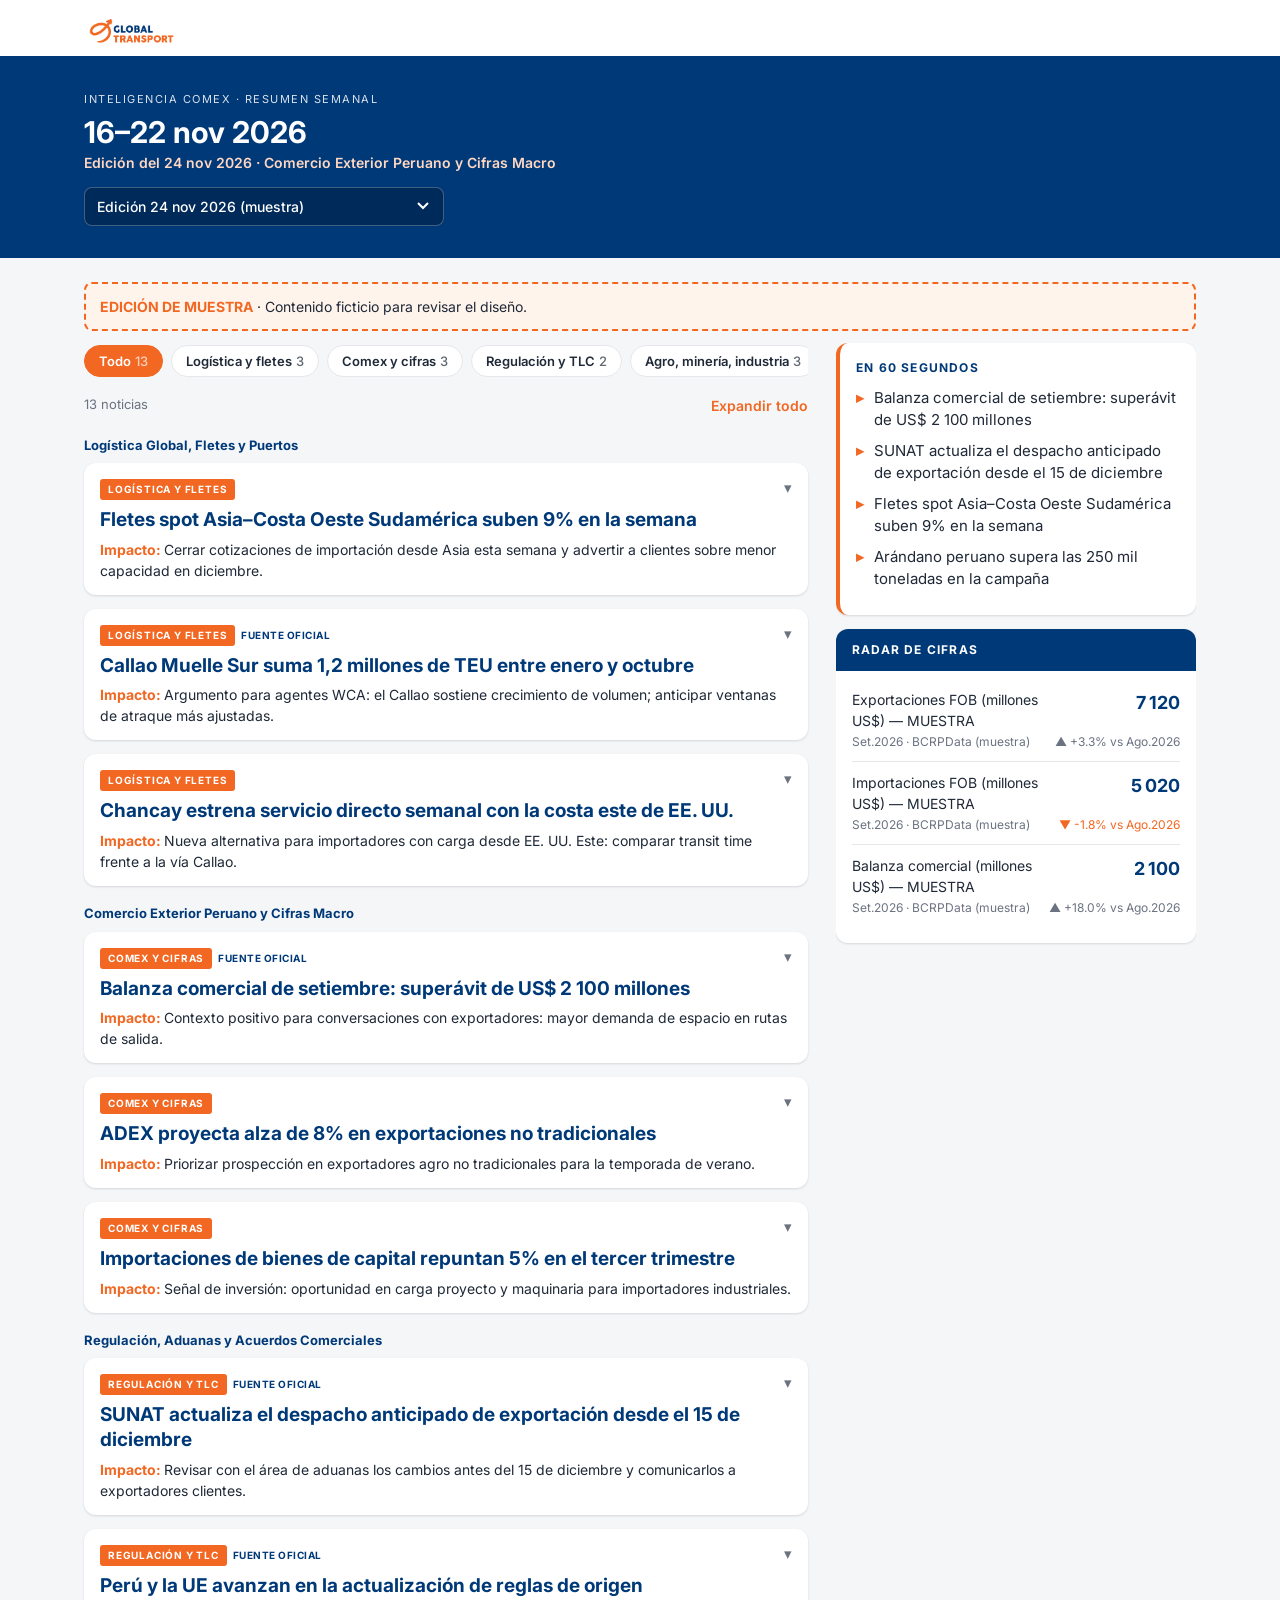
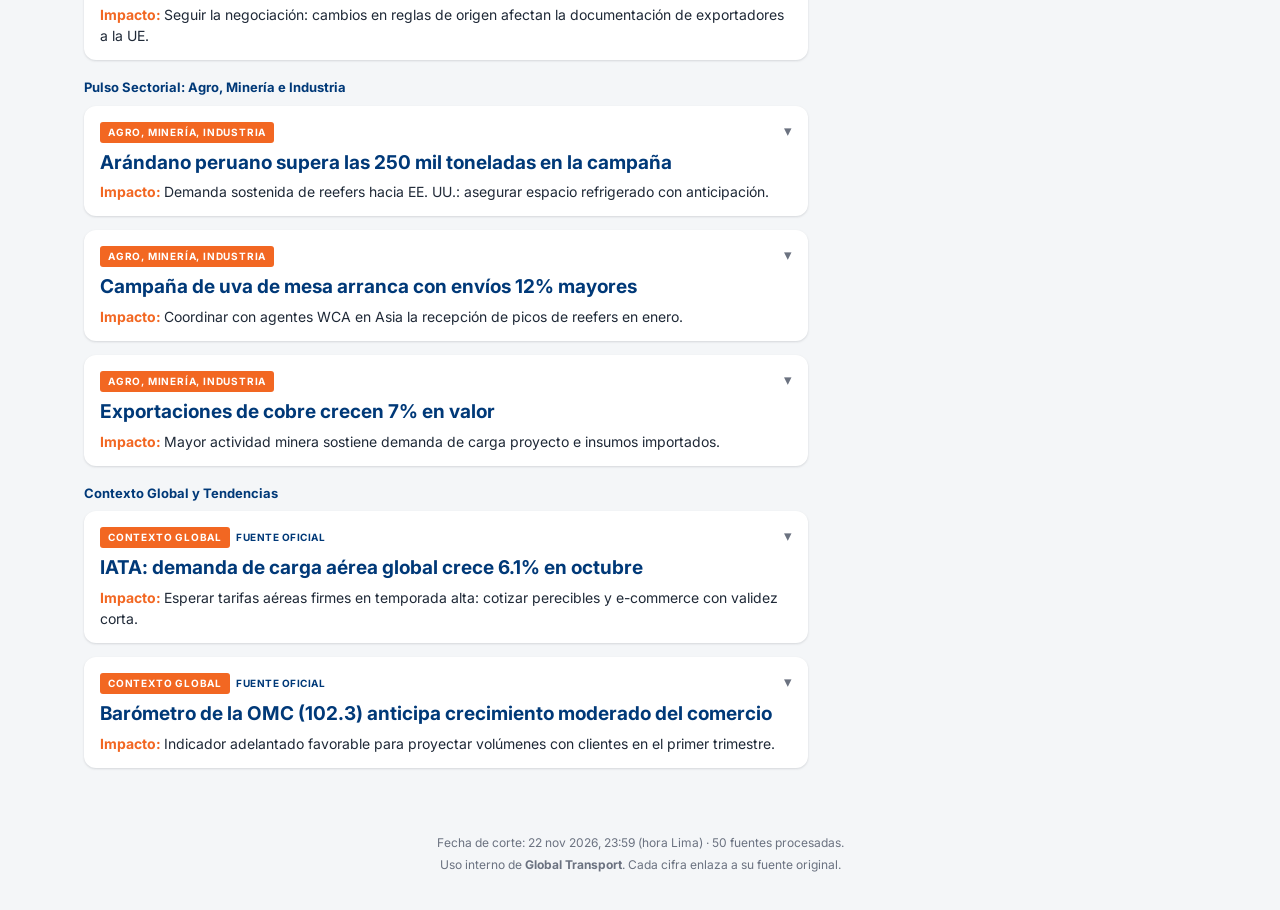
<file: index.html>
<!DOCTYPE html>
<html lang="es">
<head>
<meta charset="utf-8">
<meta name="viewport" content="width=device-width, initial-scale=1, viewport-fit=cover">
<title>Inteligencia Comex · Global Transport</title>
<meta name="description" content="Resumen semanal de comercio internacional y logística para el equipo comercial de Global Transport.">
<meta name="theme-color" content="#003978">
<meta name="robots" content="noindex, nofollow">
<link rel="manifest" href="manifest.json">
<link rel="icon" type="image/png" href="icons/favicon.png">
<link rel="apple-touch-icon" href="icons/apple-touch-icon.png">
<meta name="apple-mobile-web-app-capable" content="yes">
<meta name="apple-mobile-web-app-status-bar-style" content="default">
<meta name="apple-mobile-web-app-title" content="Comex GT">
<link rel="preconnect" href="https://fonts.googleapis.com">
<link rel="preconnect" href="https://fonts.gstatic.com" crossorigin>
<link href="https://fonts.googleapis.com/css2?family=Inter:wght@400;500;600;700&display=swap" rel="stylesheet">
<link rel="stylesheet" href="styles.css">
</head>
<body>
  <header class="appbar">
    <img class="appbar__logo" src="assets/logo-global-transport.png" alt="Global Transport" width="122" height="50">
    <button id="install-btn" class="btn btn--ghost" hidden>Instalar app</button>
  </header>

  <section class="hero">
    <p class="hero__kicker">Inteligencia Comex · Resumen semanal</p>
    <h1 class="hero__title" id="edition-range">Cargando…</h1>
    <p class="hero__theme" id="edition-theme"></p>
    <label class="hero__picker">
      <span class="sr-only">Elegir edición</span>
      <select id="edition-select" aria-label="Elegir edición"></select>
    </label>
  </section>

  <main class="content">
    <div id="sample-banner" class="banner banner--sample" hidden>
      <strong>Edición de muestra</strong> · Contenido ficticio para revisar el diseño.
    </div>
    <div id="notice" class="banner banner--info" hidden></div>
    <div id="ios-hint" class="banner banner--info" hidden>
      Para instalar en iPhone: toca <strong>Compartir</strong> y luego <strong>“Agregar a pantalla de inicio”</strong>.
      <button class="banner__close" data-close="ios-hint" aria-label="Cerrar">×</button>
    </div>

    <div class="layout">
      <div class="col-main">
        <nav class="chips" id="pillar-chips" aria-label="Filtrar por pilar"></nav>
        <div class="toolbar">
          <span id="story-count" class="muted"></span>
          <button id="toggle-all" class="btn btn--link" type="button">Expandir todo</button>
        </div>
        <section id="stories" aria-live="polite"></section>
      </div>

      <aside class="col-side">
        <section class="card card--summary" id="summary" hidden>
          <h2 class="section-title">En 60 segundos</h2>
          <ul id="summary-list"></ul>
        </section>

        <section class="card card--radar" id="radar" hidden>
          <h2 class="section-title section-title--light">Radar de Cifras</h2>
          <div id="radar-list"></div>
        </section>

        <section class="archive" id="archive" hidden>
          <h2 class="section-title">Ediciones anteriores</h2>
          <ul id="archive-list"></ul>
        </section>
      </aside>
    </div>

    <div id="error" class="banner banner--error" hidden></div>
  </main>

  <footer class="footer">
    <p id="footer-stats"></p>
    <p>Uso interno de <strong>Global Transport</strong>. Cada cifra enlaza a su fuente original.</p>
  </footer>

  <script src="app.js" defer></script>
</body>
</html>
</file>
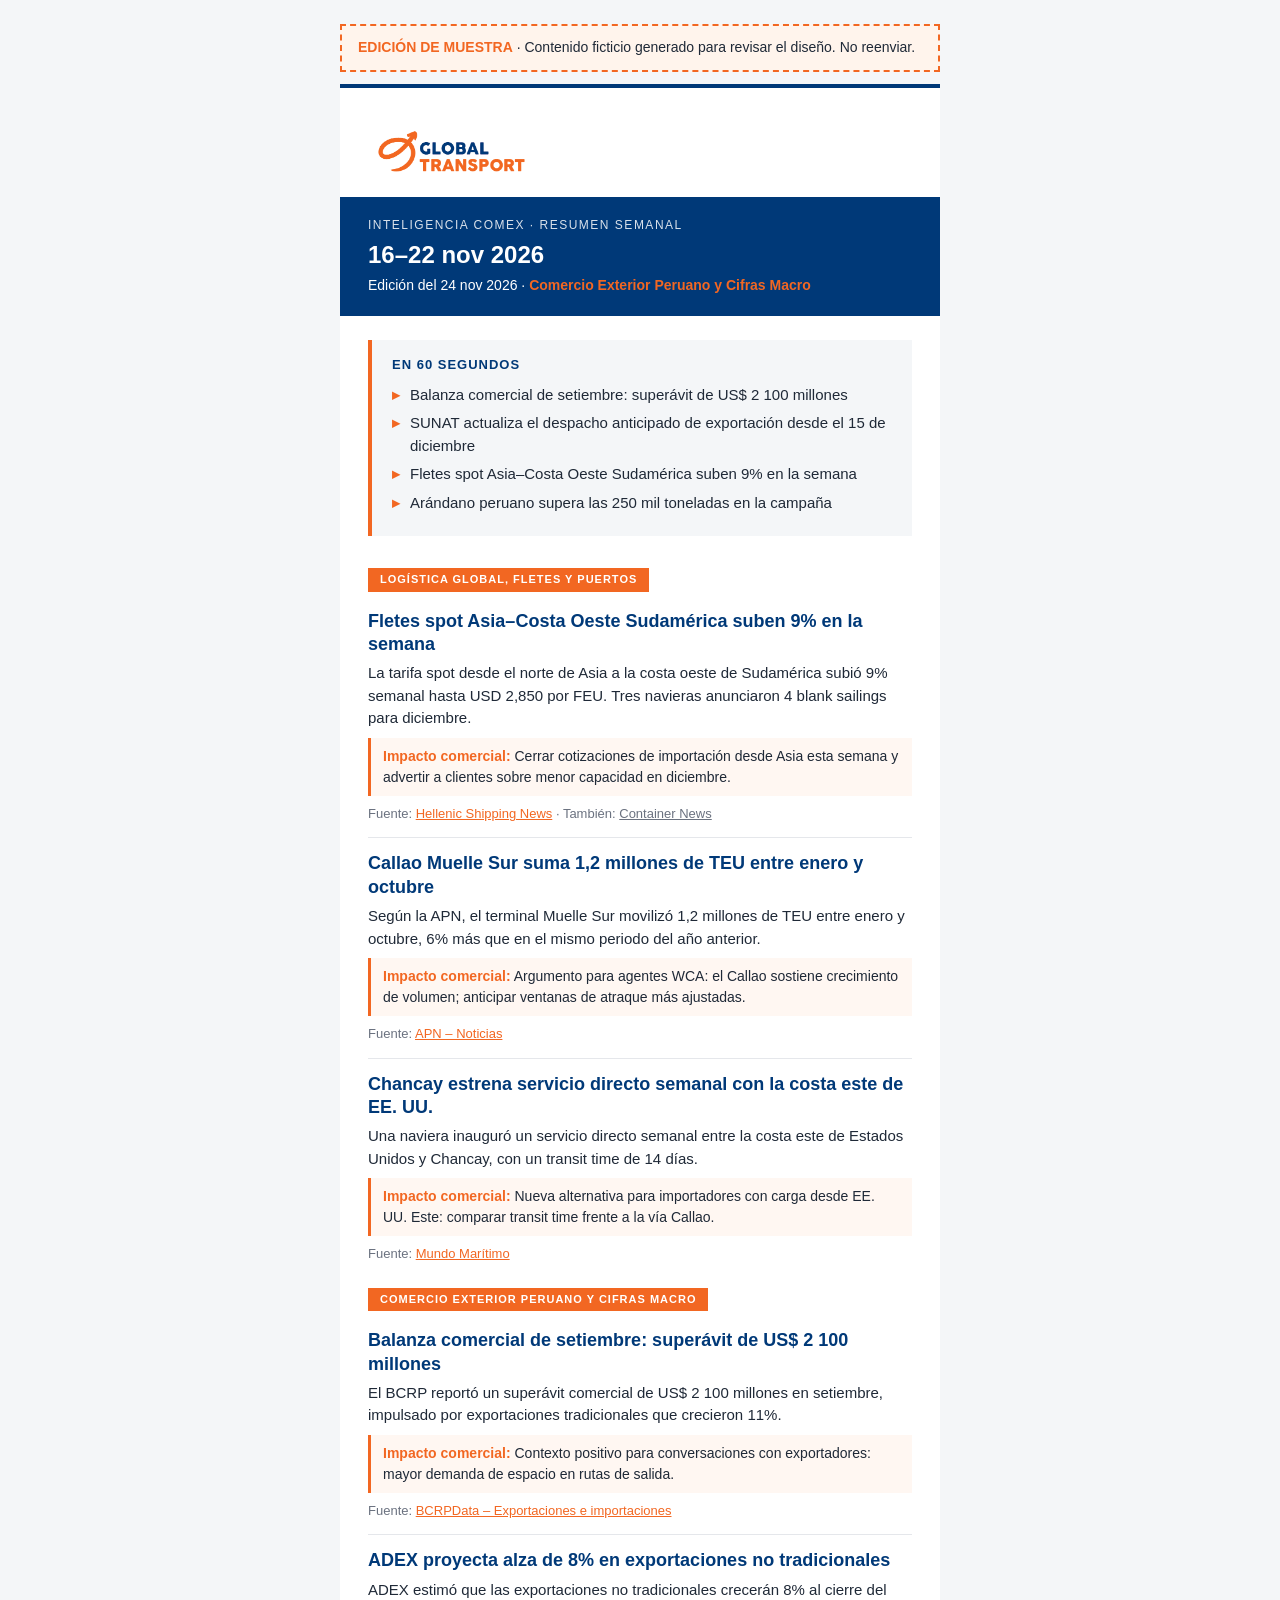
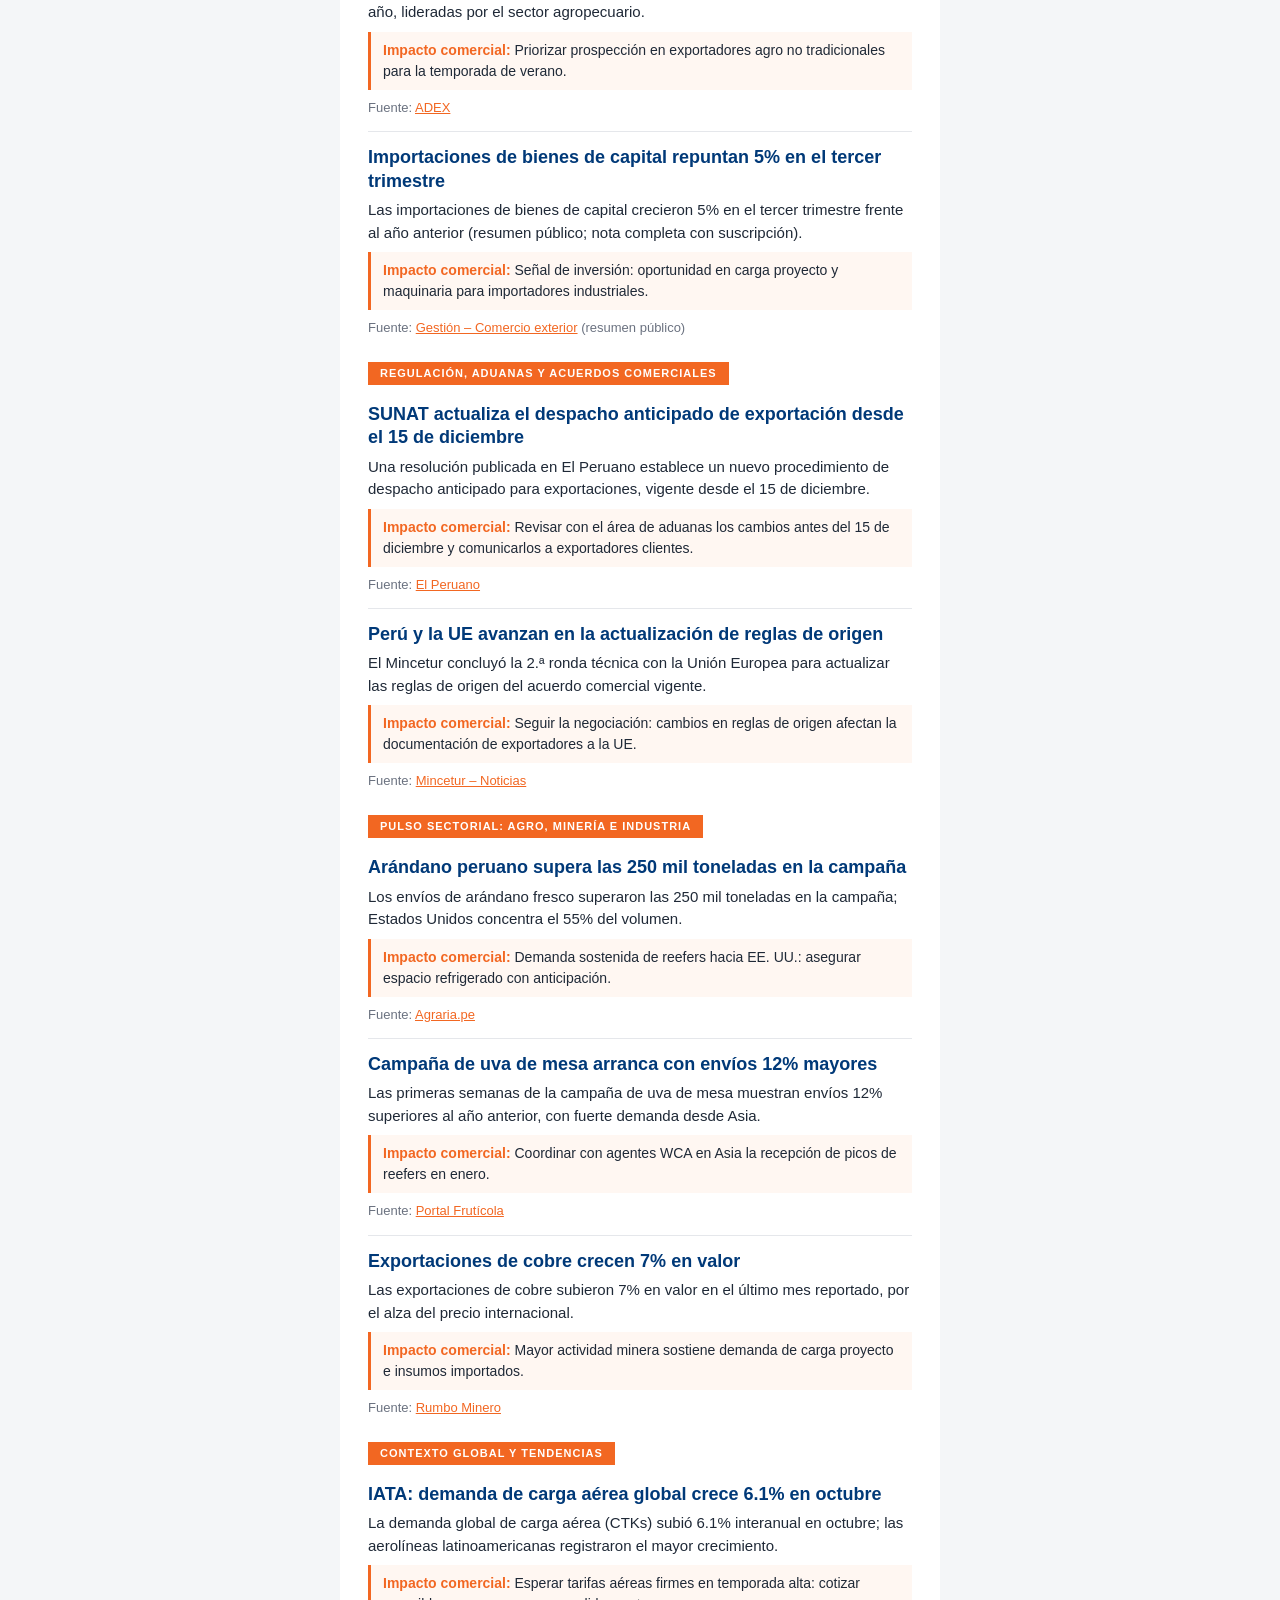
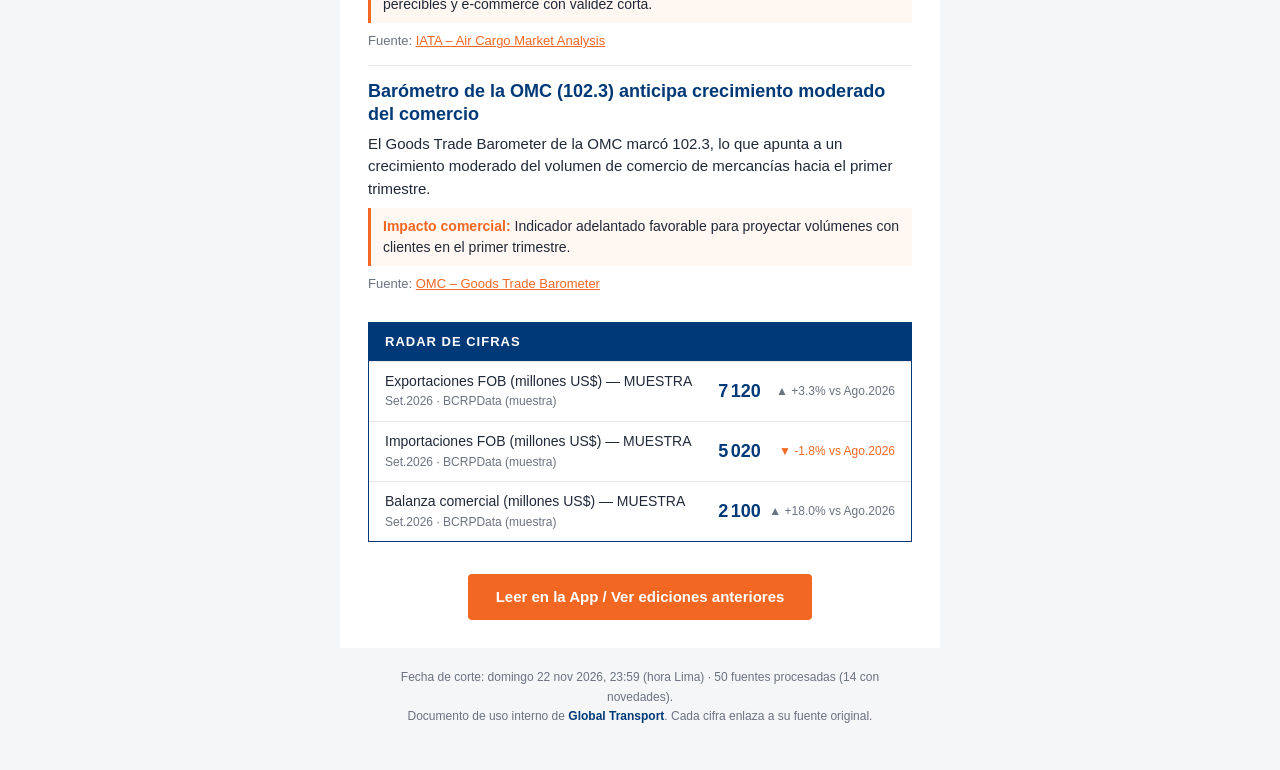
<file: preview/email.html>
<!DOCTYPE html>
<html lang="es" xmlns="http://www.w3.org/1999/xhtml" xmlns:v="urn:schemas-microsoft-com:vml" xmlns:o="urn:schemas-microsoft-com:office:office" xmlns:w="urn:schemas-microsoft-com:office:word">
<head>
<meta charset="utf-8">
<meta name="viewport" content="width=device-width, initial-scale=1">
<meta http-equiv="X-UA-Compatible" content="IE=edge">
<meta name="x-apple-disable-message-reformatting">
<meta name="color-scheme" content="light">
<meta name="supported-color-schemes" content="light">
<title>[Inteligencia Comex] Resumen Semanal · 16–22 nov 2026 | Comercio Exterior Peruano y Cifras Macro</title>
<!--[if mso]>
<noscript><xml><o:OfficeDocumentSettings><o:PixelsPerInch>96</o:PixelsPerInch></o:OfficeDocumentSettings></xml></noscript>
<style>td,th,div,p,a,h1,h2,h3{font-family:'Segoe UI',Arial,sans-serif !important;}</style>
<![endif]-->
</head><body style="margin:0;padding:0;background-color:#F4F6F8;-webkit-text-size-adjust:100%;-ms-text-size-adjust:100%;">
<!-- Preheader (oculto) -->
<div style="display:none;font-size:1px;color:#F4F6F8;line-height:1px;max-height:0;max-width:0;opacity:0;overflow:hidden;mso-hide:all;">Balanza comercial de setiembre: superávit de US$ 2 100 millones · SUNAT actualiza el despacho anticipado de exportación desde el 15 de diciembre · Fletes spot Asia–Costa Oeste Sudamérica suben 9% en la semana&#8199;&#847;&#8199;&#847;&#8199;&#847;&#8199;&#847;&#8199;&#847;&#8199;&#847;</div>

<table role="presentation" width="100%" cellpadding="0" cellspacing="0" border="0" bgcolor="#F4F6F8" style="background-color:#F4F6F8;">
<tr><td align="center" style="padding:24px 12px;">

<!--[if mso]><table role="presentation" width="600" cellpadding="0" cellspacing="0" border="0" align="center"><tr><td><![endif]-->
<table role="presentation" width="100%" cellpadding="0" cellspacing="0" border="0" style="max-width:600px;width:100%;">

<tr><td style="padding:0 0 12px 0;">
  <table role="presentation" width="100%" cellpadding="0" cellspacing="0" border="0">
    <tr><td bgcolor="#FFF4EC" style="background-color:#FFF4EC;border:2px dashed #F26722;padding:12px 16px;font-family:Inter, &#39;Segoe UI&#39;, Arial, sans-serif;font-size:14px;line-height:1.4;color:#1F2937;">
      <strong style="color:#F26722;">EDICIÓN DE MUESTRA</strong> · Contenido ficticio generado para revisar el diseño. No reenviar.
    </td></tr>
  </table>
</td></tr>

<!-- Contenedor principal -->
<tr><td bgcolor="#FFFFFF" style="background-color:#FFFFFF;border-top:4px solid #003978;">

  <!-- Header: logo -->
  <table role="presentation" width="100%" cellpadding="0" cellspacing="0" border="0">
    <tr>
      <td style="padding:24px 28px 16px 28px;" align="left">
        <a href="https://Lucas09lu.github.io/NEWSLETTER-GT/#/2026-11-24" target="_blank" style="text-decoration:none;">
          <img src="logo-global-transport.png" width="170" alt="Global Transport" style="display:block;width:170px;max-width:170px;height:auto;border:0;outline:none;text-decoration:none;font-family:Inter, &#39;Segoe UI&#39;, Arial, sans-serif;font-size:20px;font-weight:bold;color:#003978;">
        </a>
      </td>
    </tr>
  </table>

  <!-- Banda de título -->
  <table role="presentation" width="100%" cellpadding="0" cellspacing="0" border="0">
    <tr>
      <td bgcolor="#003978" style="background-color:#003978;padding:20px 28px;">
        <p style="margin:0;font-family:Inter, &#39;Segoe UI&#39;, Arial, sans-serif;font-size:12px;line-height:1.4;letter-spacing:1.5px;text-transform:uppercase;color:#FFFFFF;opacity:0.85;">Inteligencia Comex · Resumen Semanal</p>
        <h1 style="margin:6px 0 0 0;font-family:Inter, &#39;Segoe UI&#39;, Arial, sans-serif;font-size:24px;line-height:1.25;font-weight:700;color:#FFFFFF;">16–22 nov 2026</h1>
        <p style="margin:6px 0 0 0;font-family:Inter, &#39;Segoe UI&#39;, Arial, sans-serif;font-size:14px;line-height:1.4;color:#FFFFFF;">Edición del 24 nov 2026 · <span style="color:#F26722;font-weight:700;">Comercio Exterior Peruano y Cifras Macro</span></p>
      </td>
    </tr>
  </table>


  <!-- En 60 segundos -->
  <table role="presentation" width="100%" cellpadding="0" cellspacing="0" border="0">
    <tr><td style="padding:24px 28px 8px 28px;">
      <table role="presentation" width="100%" cellpadding="0" cellspacing="0" border="0">
        <tr><td bgcolor="#F4F6F8" style="background-color:#F4F6F8;border-left:4px solid #F26722;padding:16px 20px;">
          <p style="margin:0 0 10px 0;font-family:Inter, &#39;Segoe UI&#39;, Arial, sans-serif;font-size:13px;line-height:1.4;font-weight:700;letter-spacing:1px;text-transform:uppercase;color:#003978;">En 60 segundos</p>
          <table role="presentation" width="100%" cellpadding="0" cellspacing="0" border="0">
            <tr>
              <td width="18" valign="top" style="font-family:Inter, &#39;Segoe UI&#39;, Arial, sans-serif;font-size:15px;line-height:1.5;color:#F26722;font-weight:700;">&#9656;</td>
              <td valign="top" style="padding:0 0 6px 0;font-family:Inter, &#39;Segoe UI&#39;, Arial, sans-serif;font-size:15px;line-height:1.5;color:#1F2937;">Balanza comercial de setiembre: superávit de US$ 2 100 millones</td>
            </tr>
          </table>
          <table role="presentation" width="100%" cellpadding="0" cellspacing="0" border="0">
            <tr>
              <td width="18" valign="top" style="font-family:Inter, &#39;Segoe UI&#39;, Arial, sans-serif;font-size:15px;line-height:1.5;color:#F26722;font-weight:700;">&#9656;</td>
              <td valign="top" style="padding:0 0 6px 0;font-family:Inter, &#39;Segoe UI&#39;, Arial, sans-serif;font-size:15px;line-height:1.5;color:#1F2937;">SUNAT actualiza el despacho anticipado de exportación desde el 15 de diciembre</td>
            </tr>
          </table>
          <table role="presentation" width="100%" cellpadding="0" cellspacing="0" border="0">
            <tr>
              <td width="18" valign="top" style="font-family:Inter, &#39;Segoe UI&#39;, Arial, sans-serif;font-size:15px;line-height:1.5;color:#F26722;font-weight:700;">&#9656;</td>
              <td valign="top" style="padding:0 0 6px 0;font-family:Inter, &#39;Segoe UI&#39;, Arial, sans-serif;font-size:15px;line-height:1.5;color:#1F2937;">Fletes spot Asia–Costa Oeste Sudamérica suben 9% en la semana</td>
            </tr>
          </table>
          <table role="presentation" width="100%" cellpadding="0" cellspacing="0" border="0">
            <tr>
              <td width="18" valign="top" style="font-family:Inter, &#39;Segoe UI&#39;, Arial, sans-serif;font-size:15px;line-height:1.5;color:#F26722;font-weight:700;">&#9656;</td>
              <td valign="top" style="padding:0 0 6px 0;font-family:Inter, &#39;Segoe UI&#39;, Arial, sans-serif;font-size:15px;line-height:1.5;color:#1F2937;">Arándano peruano supera las 250 mil toneladas en la campaña</td>
            </tr>
          </table>
        </td></tr>
      </table>
    </td></tr>
  </table>

  <!-- Bloques por pilar -->
  <table role="presentation" width="100%" cellpadding="0" cellspacing="0" border="0">
    <tr><td style="padding:24px 28px 4px 28px;">
      <table role="presentation" cellpadding="0" cellspacing="0" border="0">
        <tr><td bgcolor="#F26722" style="background-color:#F26722;padding:5px 12px;font-family:Inter, &#39;Segoe UI&#39;, Arial, sans-serif;font-size:11px;line-height:1.2;font-weight:700;letter-spacing:1px;text-transform:uppercase;color:#FFFFFF;">Logística Global, Fletes y Puertos</td></tr>
      </table>
    </td></tr>
    <tr><td style="padding:14px 28px 0 28px;">
      <h2 style="margin:0 0 6px 0;font-family:Inter, &#39;Segoe UI&#39;, Arial, sans-serif;font-size:18px;line-height:1.3;font-weight:700;color:#003978;">
        <a href="https://example.com/muestra/spot-rates-asia-wcsa-climb-9-as-carriers-announce-december-b" target="_blank" style="color:#003978;text-decoration:none;">Fletes spot Asia–Costa Oeste Sudamérica suben 9% en la semana</a>
      </h2>
      <p style="margin:0 0 8px 0;font-family:Inter, &#39;Segoe UI&#39;, Arial, sans-serif;font-size:15px;line-height:1.5;color:#1F2937;">La tarifa spot desde el norte de Asia a la costa oeste de Sudamérica subió 9% semanal hasta USD 2,850 por FEU. Tres navieras anunciaron 4 blank sailings para diciembre.</p>
      <table role="presentation" width="100%" cellpadding="0" cellspacing="0" border="0">
        <tr><td style="padding:8px 12px;border-left:3px solid #F26722;background-color:#FFF7F2;font-family:Inter, &#39;Segoe UI&#39;, Arial, sans-serif;font-size:14px;line-height:1.5;color:#1F2937;" bgcolor="#FFF7F2">
          <strong style="color:#F26722;">Impacto comercial:</strong> Cerrar cotizaciones de importación desde Asia esta semana y advertir a clientes sobre menor capacidad en diciembre.
        </td></tr>
      </table>
      <p style="margin:8px 0 0 0;font-family:Inter, &#39;Segoe UI&#39;, Arial, sans-serif;font-size:13px;line-height:1.5;color:#6B7280;">
        Fuente: <a href="https://example.com/muestra/spot-rates-asia-wcsa-climb-9-as-carriers-announce-december-b" target="_blank" style="color:#F26722;text-decoration:underline;">Hellenic Shipping News</a> · También: <a href="https://example.com/muestra/carriers-announce-december-blank-sailings-on-asia-wcsa-trade" target="_blank" style="color:#6B7280;text-decoration:underline;">Container News</a>      </p>
    </td></tr>
    <tr><td style="padding:14px 28px 0 28px;"><table role="presentation" width="100%" cellpadding="0" cellspacing="0" border="0"><tr><td height="1" style="height:1px;line-height:1px;font-size:1px;background-color:#E5E7EB;" bgcolor="#E5E7EB">&nbsp;</td></tr></table></td></tr>
    <tr><td style="padding:14px 28px 0 28px;">
      <h2 style="margin:0 0 6px 0;font-family:Inter, &#39;Segoe UI&#39;, Arial, sans-serif;font-size:18px;line-height:1.3;font-weight:700;color:#003978;">
        <a href="https://example.com/muestra/muelle-sur-del-callao-moviliza-1-2-millones-de-teu-en-lo-que" target="_blank" style="color:#003978;text-decoration:none;">Callao Muelle Sur suma 1,2 millones de TEU entre enero y octubre</a>
      </h2>
      <p style="margin:0 0 8px 0;font-family:Inter, &#39;Segoe UI&#39;, Arial, sans-serif;font-size:15px;line-height:1.5;color:#1F2937;">Según la APN, el terminal Muelle Sur movilizó 1,2 millones de TEU entre enero y octubre, 6% más que en el mismo periodo del año anterior.</p>
      <table role="presentation" width="100%" cellpadding="0" cellspacing="0" border="0">
        <tr><td style="padding:8px 12px;border-left:3px solid #F26722;background-color:#FFF7F2;font-family:Inter, &#39;Segoe UI&#39;, Arial, sans-serif;font-size:14px;line-height:1.5;color:#1F2937;" bgcolor="#FFF7F2">
          <strong style="color:#F26722;">Impacto comercial:</strong> Argumento para agentes WCA: el Callao sostiene crecimiento de volumen; anticipar ventanas de atraque más ajustadas.
        </td></tr>
      </table>
      <p style="margin:8px 0 0 0;font-family:Inter, &#39;Segoe UI&#39;, Arial, sans-serif;font-size:13px;line-height:1.5;color:#6B7280;">
        Fuente: <a href="https://example.com/muestra/muelle-sur-del-callao-moviliza-1-2-millones-de-teu-en-lo-que" target="_blank" style="color:#F26722;text-decoration:underline;">APN – Noticias</a>      </p>
    </td></tr>
    <tr><td style="padding:14px 28px 0 28px;"><table role="presentation" width="100%" cellpadding="0" cellspacing="0" border="0"><tr><td height="1" style="height:1px;line-height:1px;font-size:1px;background-color:#E5E7EB;" bgcolor="#E5E7EB">&nbsp;</td></tr></table></td></tr>
    <tr><td style="padding:14px 28px 0 28px;">
      <h2 style="margin:0 0 6px 0;font-family:Inter, &#39;Segoe UI&#39;, Arial, sans-serif;font-size:18px;line-height:1.3;font-weight:700;color:#003978;">
        <a href="https://example.com/muestra/chancay-recibe-su-primer-servicio-directo-semanal-desde-la-c" target="_blank" style="color:#003978;text-decoration:none;">Chancay estrena servicio directo semanal con la costa este de EE. UU.</a>
      </h2>
      <p style="margin:0 0 8px 0;font-family:Inter, &#39;Segoe UI&#39;, Arial, sans-serif;font-size:15px;line-height:1.5;color:#1F2937;">Una naviera inauguró un servicio directo semanal entre la costa este de Estados Unidos y Chancay, con un transit time de 14 días.</p>
      <table role="presentation" width="100%" cellpadding="0" cellspacing="0" border="0">
        <tr><td style="padding:8px 12px;border-left:3px solid #F26722;background-color:#FFF7F2;font-family:Inter, &#39;Segoe UI&#39;, Arial, sans-serif;font-size:14px;line-height:1.5;color:#1F2937;" bgcolor="#FFF7F2">
          <strong style="color:#F26722;">Impacto comercial:</strong> Nueva alternativa para importadores con carga desde EE. UU. Este: comparar transit time frente a la vía Callao.
        </td></tr>
      </table>
      <p style="margin:8px 0 0 0;font-family:Inter, &#39;Segoe UI&#39;, Arial, sans-serif;font-size:13px;line-height:1.5;color:#6B7280;">
        Fuente: <a href="https://example.com/muestra/chancay-recibe-su-primer-servicio-directo-semanal-desde-la-c" target="_blank" style="color:#F26722;text-decoration:underline;">Mundo Marítimo</a>      </p>
    </td></tr>
  </table>
  <table role="presentation" width="100%" cellpadding="0" cellspacing="0" border="0">
    <tr><td style="padding:24px 28px 4px 28px;">
      <table role="presentation" cellpadding="0" cellspacing="0" border="0">
        <tr><td bgcolor="#F26722" style="background-color:#F26722;padding:5px 12px;font-family:Inter, &#39;Segoe UI&#39;, Arial, sans-serif;font-size:11px;line-height:1.2;font-weight:700;letter-spacing:1px;text-transform:uppercase;color:#FFFFFF;">Comercio Exterior Peruano y Cifras Macro</td></tr>
      </table>
    </td></tr>
    <tr><td style="padding:14px 28px 0 28px;">
      <h2 style="margin:0 0 6px 0;font-family:Inter, &#39;Segoe UI&#39;, Arial, sans-serif;font-size:18px;line-height:1.3;font-weight:700;color:#003978;">
        <a href="https://example.com/muestra/bcrp-balanza-comercial-registra-super-vit-de-us-2-100-millon" target="_blank" style="color:#003978;text-decoration:none;">Balanza comercial de setiembre: superávit de US$ 2 100 millones</a>
      </h2>
      <p style="margin:0 0 8px 0;font-family:Inter, &#39;Segoe UI&#39;, Arial, sans-serif;font-size:15px;line-height:1.5;color:#1F2937;">El BCRP reportó un superávit comercial de US$ 2 100 millones en setiembre, impulsado por exportaciones tradicionales que crecieron 11%.</p>
      <table role="presentation" width="100%" cellpadding="0" cellspacing="0" border="0">
        <tr><td style="padding:8px 12px;border-left:3px solid #F26722;background-color:#FFF7F2;font-family:Inter, &#39;Segoe UI&#39;, Arial, sans-serif;font-size:14px;line-height:1.5;color:#1F2937;" bgcolor="#FFF7F2">
          <strong style="color:#F26722;">Impacto comercial:</strong> Contexto positivo para conversaciones con exportadores: mayor demanda de espacio en rutas de salida.
        </td></tr>
      </table>
      <p style="margin:8px 0 0 0;font-family:Inter, &#39;Segoe UI&#39;, Arial, sans-serif;font-size:13px;line-height:1.5;color:#6B7280;">
        Fuente: <a href="https://example.com/muestra/bcrp-balanza-comercial-registra-super-vit-de-us-2-100-millon" target="_blank" style="color:#F26722;text-decoration:underline;">BCRPData – Exportaciones e importaciones</a>      </p>
    </td></tr>
    <tr><td style="padding:14px 28px 0 28px;"><table role="presentation" width="100%" cellpadding="0" cellspacing="0" border="0"><tr><td height="1" style="height:1px;line-height:1px;font-size:1px;background-color:#E5E7EB;" bgcolor="#E5E7EB">&nbsp;</td></tr></table></td></tr>
    <tr><td style="padding:14px 28px 0 28px;">
      <h2 style="margin:0 0 6px 0;font-family:Inter, &#39;Segoe UI&#39;, Arial, sans-serif;font-size:18px;line-height:1.3;font-weight:700;color:#003978;">
        <a href="https://example.com/muestra/adex-proyecta-que-exportaciones-no-tradicionales-cerrar-n-el" target="_blank" style="color:#003978;text-decoration:none;">ADEX proyecta alza de 8% en exportaciones no tradicionales</a>
      </h2>
      <p style="margin:0 0 8px 0;font-family:Inter, &#39;Segoe UI&#39;, Arial, sans-serif;font-size:15px;line-height:1.5;color:#1F2937;">ADEX estimó que las exportaciones no tradicionales crecerán 8% al cierre del año, lideradas por el sector agropecuario.</p>
      <table role="presentation" width="100%" cellpadding="0" cellspacing="0" border="0">
        <tr><td style="padding:8px 12px;border-left:3px solid #F26722;background-color:#FFF7F2;font-family:Inter, &#39;Segoe UI&#39;, Arial, sans-serif;font-size:14px;line-height:1.5;color:#1F2937;" bgcolor="#FFF7F2">
          <strong style="color:#F26722;">Impacto comercial:</strong> Priorizar prospección en exportadores agro no tradicionales para la temporada de verano.
        </td></tr>
      </table>
      <p style="margin:8px 0 0 0;font-family:Inter, &#39;Segoe UI&#39;, Arial, sans-serif;font-size:13px;line-height:1.5;color:#6B7280;">
        Fuente: <a href="https://example.com/muestra/adex-proyecta-que-exportaciones-no-tradicionales-cerrar-n-el" target="_blank" style="color:#F26722;text-decoration:underline;">ADEX</a>      </p>
    </td></tr>
    <tr><td style="padding:14px 28px 0 28px;"><table role="presentation" width="100%" cellpadding="0" cellspacing="0" border="0"><tr><td height="1" style="height:1px;line-height:1px;font-size:1px;background-color:#E5E7EB;" bgcolor="#E5E7EB">&nbsp;</td></tr></table></td></tr>
    <tr><td style="padding:14px 28px 0 28px;">
      <h2 style="margin:0 0 6px 0;font-family:Inter, &#39;Segoe UI&#39;, Arial, sans-serif;font-size:18px;line-height:1.3;font-weight:700;color:#003978;">
        <a href="https://example.com/muestra/importaciones-de-bienes-de-capital-repuntan-en-el-tercer-tri" target="_blank" style="color:#003978;text-decoration:none;">Importaciones de bienes de capital repuntan 5% en el tercer trimestre</a>
      </h2>
      <p style="margin:0 0 8px 0;font-family:Inter, &#39;Segoe UI&#39;, Arial, sans-serif;font-size:15px;line-height:1.5;color:#1F2937;">Las importaciones de bienes de capital crecieron 5% en el tercer trimestre frente al año anterior (resumen público; nota completa con suscripción).</p>
      <table role="presentation" width="100%" cellpadding="0" cellspacing="0" border="0">
        <tr><td style="padding:8px 12px;border-left:3px solid #F26722;background-color:#FFF7F2;font-family:Inter, &#39;Segoe UI&#39;, Arial, sans-serif;font-size:14px;line-height:1.5;color:#1F2937;" bgcolor="#FFF7F2">
          <strong style="color:#F26722;">Impacto comercial:</strong> Señal de inversión: oportunidad en carga proyecto y maquinaria para importadores industriales.
        </td></tr>
      </table>
      <p style="margin:8px 0 0 0;font-family:Inter, &#39;Segoe UI&#39;, Arial, sans-serif;font-size:13px;line-height:1.5;color:#6B7280;">
        Fuente: <a href="https://example.com/muestra/importaciones-de-bienes-de-capital-repuntan-en-el-tercer-tri" target="_blank" style="color:#F26722;text-decoration:underline;">Gestión – Comercio exterior</a> (resumen público)      </p>
    </td></tr>
  </table>
  <table role="presentation" width="100%" cellpadding="0" cellspacing="0" border="0">
    <tr><td style="padding:24px 28px 4px 28px;">
      <table role="presentation" cellpadding="0" cellspacing="0" border="0">
        <tr><td bgcolor="#F26722" style="background-color:#F26722;padding:5px 12px;font-family:Inter, &#39;Segoe UI&#39;, Arial, sans-serif;font-size:11px;line-height:1.2;font-weight:700;letter-spacing:1px;text-transform:uppercase;color:#FFFFFF;">Regulación, Aduanas y Acuerdos Comerciales</td></tr>
      </table>
    </td></tr>
    <tr><td style="padding:14px 28px 0 28px;">
      <h2 style="margin:0 0 6px 0;font-family:Inter, &#39;Segoe UI&#39;, Arial, sans-serif;font-size:18px;line-height:1.3;font-weight:700;color:#003978;">
        <a href="https://example.com/muestra/sunat-publica-nuevo-procedimiento-de-despacho-anticipado-par" target="_blank" style="color:#003978;text-decoration:none;">SUNAT actualiza el despacho anticipado de exportación desde el 15 de diciembre</a>
      </h2>
      <p style="margin:0 0 8px 0;font-family:Inter, &#39;Segoe UI&#39;, Arial, sans-serif;font-size:15px;line-height:1.5;color:#1F2937;">Una resolución publicada en El Peruano establece un nuevo procedimiento de despacho anticipado para exportaciones, vigente desde el 15 de diciembre.</p>
      <table role="presentation" width="100%" cellpadding="0" cellspacing="0" border="0">
        <tr><td style="padding:8px 12px;border-left:3px solid #F26722;background-color:#FFF7F2;font-family:Inter, &#39;Segoe UI&#39;, Arial, sans-serif;font-size:14px;line-height:1.5;color:#1F2937;" bgcolor="#FFF7F2">
          <strong style="color:#F26722;">Impacto comercial:</strong> Revisar con el área de aduanas los cambios antes del 15 de diciembre y comunicarlos a exportadores clientes.
        </td></tr>
      </table>
      <p style="margin:8px 0 0 0;font-family:Inter, &#39;Segoe UI&#39;, Arial, sans-serif;font-size:13px;line-height:1.5;color:#6B7280;">
        Fuente: <a href="https://example.com/muestra/sunat-publica-nuevo-procedimiento-de-despacho-anticipado-par" target="_blank" style="color:#F26722;text-decoration:underline;">El Peruano</a>      </p>
    </td></tr>
    <tr><td style="padding:14px 28px 0 28px;"><table role="presentation" width="100%" cellpadding="0" cellspacing="0" border="0"><tr><td height="1" style="height:1px;line-height:1px;font-size:1px;background-color:#E5E7EB;" bgcolor="#E5E7EB">&nbsp;</td></tr></table></td></tr>
    <tr><td style="padding:14px 28px 0 28px;">
      <h2 style="margin:0 0 6px 0;font-family:Inter, &#39;Segoe UI&#39;, Arial, sans-serif;font-size:18px;line-height:1.3;font-weight:700;color:#003978;">
        <a href="https://example.com/muestra/mincetur-y-la-uni-n-europea-revisan-cap-tulo-de-reglas-de-or" target="_blank" style="color:#003978;text-decoration:none;">Perú y la UE avanzan en la actualización de reglas de origen</a>
      </h2>
      <p style="margin:0 0 8px 0;font-family:Inter, &#39;Segoe UI&#39;, Arial, sans-serif;font-size:15px;line-height:1.5;color:#1F2937;">El Mincetur concluyó la 2.ª ronda técnica con la Unión Europea para actualizar las reglas de origen del acuerdo comercial vigente.</p>
      <table role="presentation" width="100%" cellpadding="0" cellspacing="0" border="0">
        <tr><td style="padding:8px 12px;border-left:3px solid #F26722;background-color:#FFF7F2;font-family:Inter, &#39;Segoe UI&#39;, Arial, sans-serif;font-size:14px;line-height:1.5;color:#1F2937;" bgcolor="#FFF7F2">
          <strong style="color:#F26722;">Impacto comercial:</strong> Seguir la negociación: cambios en reglas de origen afectan la documentación de exportadores a la UE.
        </td></tr>
      </table>
      <p style="margin:8px 0 0 0;font-family:Inter, &#39;Segoe UI&#39;, Arial, sans-serif;font-size:13px;line-height:1.5;color:#6B7280;">
        Fuente: <a href="https://example.com/muestra/mincetur-y-la-uni-n-europea-revisan-cap-tulo-de-reglas-de-or" target="_blank" style="color:#F26722;text-decoration:underline;">Mincetur – Noticias</a>      </p>
    </td></tr>
  </table>
  <table role="presentation" width="100%" cellpadding="0" cellspacing="0" border="0">
    <tr><td style="padding:24px 28px 4px 28px;">
      <table role="presentation" cellpadding="0" cellspacing="0" border="0">
        <tr><td bgcolor="#F26722" style="background-color:#F26722;padding:5px 12px;font-family:Inter, &#39;Segoe UI&#39;, Arial, sans-serif;font-size:11px;line-height:1.2;font-weight:700;letter-spacing:1px;text-transform:uppercase;color:#FFFFFF;">Pulso Sectorial: Agro, Minería e Industria</td></tr>
      </table>
    </td></tr>
    <tr><td style="padding:14px 28px 0 28px;">
      <h2 style="margin:0 0 6px 0;font-family:Inter, &#39;Segoe UI&#39;, Arial, sans-serif;font-size:18px;line-height:1.3;font-weight:700;color:#003978;">
        <a href="https://example.com/muestra/ar-ndano-peruano-supera-las-250-mil-toneladas-exportadas-en-" target="_blank" style="color:#003978;text-decoration:none;">Arándano peruano supera las 250 mil toneladas en la campaña</a>
      </h2>
      <p style="margin:0 0 8px 0;font-family:Inter, &#39;Segoe UI&#39;, Arial, sans-serif;font-size:15px;line-height:1.5;color:#1F2937;">Los envíos de arándano fresco superaron las 250 mil toneladas en la campaña; Estados Unidos concentra el 55% del volumen.</p>
      <table role="presentation" width="100%" cellpadding="0" cellspacing="0" border="0">
        <tr><td style="padding:8px 12px;border-left:3px solid #F26722;background-color:#FFF7F2;font-family:Inter, &#39;Segoe UI&#39;, Arial, sans-serif;font-size:14px;line-height:1.5;color:#1F2937;" bgcolor="#FFF7F2">
          <strong style="color:#F26722;">Impacto comercial:</strong> Demanda sostenida de reefers hacia EE. UU.: asegurar espacio refrigerado con anticipación.
        </td></tr>
      </table>
      <p style="margin:8px 0 0 0;font-family:Inter, &#39;Segoe UI&#39;, Arial, sans-serif;font-size:13px;line-height:1.5;color:#6B7280;">
        Fuente: <a href="https://example.com/muestra/ar-ndano-peruano-supera-las-250-mil-toneladas-exportadas-en-" target="_blank" style="color:#F26722;text-decoration:underline;">Agraria.pe</a>      </p>
    </td></tr>
    <tr><td style="padding:14px 28px 0 28px;"><table role="presentation" width="100%" cellpadding="0" cellspacing="0" border="0"><tr><td height="1" style="height:1px;line-height:1px;font-size:1px;background-color:#E5E7EB;" bgcolor="#E5E7EB">&nbsp;</td></tr></table></td></tr>
    <tr><td style="padding:14px 28px 0 28px;">
      <h2 style="margin:0 0 6px 0;font-family:Inter, &#39;Segoe UI&#39;, Arial, sans-serif;font-size:18px;line-height:1.3;font-weight:700;color:#003978;">
        <a href="https://example.com/muestra/uva-de-mesa-peruana-inicia-campa-a-con-env-os-12-superiores" target="_blank" style="color:#003978;text-decoration:none;">Campaña de uva de mesa arranca con envíos 12% mayores</a>
      </h2>
      <p style="margin:0 0 8px 0;font-family:Inter, &#39;Segoe UI&#39;, Arial, sans-serif;font-size:15px;line-height:1.5;color:#1F2937;">Las primeras semanas de la campaña de uva de mesa muestran envíos 12% superiores al año anterior, con fuerte demanda desde Asia.</p>
      <table role="presentation" width="100%" cellpadding="0" cellspacing="0" border="0">
        <tr><td style="padding:8px 12px;border-left:3px solid #F26722;background-color:#FFF7F2;font-family:Inter, &#39;Segoe UI&#39;, Arial, sans-serif;font-size:14px;line-height:1.5;color:#1F2937;" bgcolor="#FFF7F2">
          <strong style="color:#F26722;">Impacto comercial:</strong> Coordinar con agentes WCA en Asia la recepción de picos de reefers en enero.
        </td></tr>
      </table>
      <p style="margin:8px 0 0 0;font-family:Inter, &#39;Segoe UI&#39;, Arial, sans-serif;font-size:13px;line-height:1.5;color:#6B7280;">
        Fuente: <a href="https://example.com/muestra/uva-de-mesa-peruana-inicia-campa-a-con-env-os-12-superiores" target="_blank" style="color:#F26722;text-decoration:underline;">Portal Frutícola</a>      </p>
    </td></tr>
    <tr><td style="padding:14px 28px 0 28px;"><table role="presentation" width="100%" cellpadding="0" cellspacing="0" border="0"><tr><td height="1" style="height:1px;line-height:1px;font-size:1px;background-color:#E5E7EB;" bgcolor="#E5E7EB">&nbsp;</td></tr></table></td></tr>
    <tr><td style="padding:14px 28px 0 28px;">
      <h2 style="margin:0 0 6px 0;font-family:Inter, &#39;Segoe UI&#39;, Arial, sans-serif;font-size:18px;line-height:1.3;font-weight:700;color:#003978;">
        <a href="https://example.com/muestra/exportaciones-de-cobre-crecen-7-en-valor-por-mejores-precios" target="_blank" style="color:#003978;text-decoration:none;">Exportaciones de cobre crecen 7% en valor</a>
      </h2>
      <p style="margin:0 0 8px 0;font-family:Inter, &#39;Segoe UI&#39;, Arial, sans-serif;font-size:15px;line-height:1.5;color:#1F2937;">Las exportaciones de cobre subieron 7% en valor en el último mes reportado, por el alza del precio internacional.</p>
      <table role="presentation" width="100%" cellpadding="0" cellspacing="0" border="0">
        <tr><td style="padding:8px 12px;border-left:3px solid #F26722;background-color:#FFF7F2;font-family:Inter, &#39;Segoe UI&#39;, Arial, sans-serif;font-size:14px;line-height:1.5;color:#1F2937;" bgcolor="#FFF7F2">
          <strong style="color:#F26722;">Impacto comercial:</strong> Mayor actividad minera sostiene demanda de carga proyecto e insumos importados.
        </td></tr>
      </table>
      <p style="margin:8px 0 0 0;font-family:Inter, &#39;Segoe UI&#39;, Arial, sans-serif;font-size:13px;line-height:1.5;color:#6B7280;">
        Fuente: <a href="https://example.com/muestra/exportaciones-de-cobre-crecen-7-en-valor-por-mejores-precios" target="_blank" style="color:#F26722;text-decoration:underline;">Rumbo Minero</a>      </p>
    </td></tr>
  </table>
  <table role="presentation" width="100%" cellpadding="0" cellspacing="0" border="0">
    <tr><td style="padding:24px 28px 4px 28px;">
      <table role="presentation" cellpadding="0" cellspacing="0" border="0">
        <tr><td bgcolor="#F26722" style="background-color:#F26722;padding:5px 12px;font-family:Inter, &#39;Segoe UI&#39;, Arial, sans-serif;font-size:11px;line-height:1.2;font-weight:700;letter-spacing:1px;text-transform:uppercase;color:#FFFFFF;">Contexto Global y Tendencias</td></tr>
      </table>
    </td></tr>
    <tr><td style="padding:14px 28px 0 28px;">
      <h2 style="margin:0 0 6px 0;font-family:Inter, &#39;Segoe UI&#39;, Arial, sans-serif;font-size:18px;line-height:1.3;font-weight:700;color:#003978;">
        <a href="https://example.com/muestra/iata-global-air-cargo-demand-up-6-1-year-on-year-in-october" target="_blank" style="color:#003978;text-decoration:none;">IATA: demanda de carga aérea global crece 6.1% en octubre</a>
      </h2>
      <p style="margin:0 0 8px 0;font-family:Inter, &#39;Segoe UI&#39;, Arial, sans-serif;font-size:15px;line-height:1.5;color:#1F2937;">La demanda global de carga aérea (CTKs) subió 6.1% interanual en octubre; las aerolíneas latinoamericanas registraron el mayor crecimiento.</p>
      <table role="presentation" width="100%" cellpadding="0" cellspacing="0" border="0">
        <tr><td style="padding:8px 12px;border-left:3px solid #F26722;background-color:#FFF7F2;font-family:Inter, &#39;Segoe UI&#39;, Arial, sans-serif;font-size:14px;line-height:1.5;color:#1F2937;" bgcolor="#FFF7F2">
          <strong style="color:#F26722;">Impacto comercial:</strong> Esperar tarifas aéreas firmes en temporada alta: cotizar perecibles y e-commerce con validez corta.
        </td></tr>
      </table>
      <p style="margin:8px 0 0 0;font-family:Inter, &#39;Segoe UI&#39;, Arial, sans-serif;font-size:13px;line-height:1.5;color:#6B7280;">
        Fuente: <a href="https://example.com/muestra/iata-global-air-cargo-demand-up-6-1-year-on-year-in-october" target="_blank" style="color:#F26722;text-decoration:underline;">IATA – Air Cargo Market Analysis</a>      </p>
    </td></tr>
    <tr><td style="padding:14px 28px 0 28px;"><table role="presentation" width="100%" cellpadding="0" cellspacing="0" border="0"><tr><td height="1" style="height:1px;line-height:1px;font-size:1px;background-color:#E5E7EB;" bgcolor="#E5E7EB">&nbsp;</td></tr></table></td></tr>
    <tr><td style="padding:14px 28px 0 28px;">
      <h2 style="margin:0 0 6px 0;font-family:Inter, &#39;Segoe UI&#39;, Arial, sans-serif;font-size:18px;line-height:1.3;font-weight:700;color:#003978;">
        <a href="https://example.com/muestra/wto-goods-trade-barometer-stands-at-102-3-signalling-steady-" target="_blank" style="color:#003978;text-decoration:none;">Barómetro de la OMC (102.3) anticipa crecimiento moderado del comercio</a>
      </h2>
      <p style="margin:0 0 8px 0;font-family:Inter, &#39;Segoe UI&#39;, Arial, sans-serif;font-size:15px;line-height:1.5;color:#1F2937;">El Goods Trade Barometer de la OMC marcó 102.3, lo que apunta a un crecimiento moderado del volumen de comercio de mercancías hacia el primer trimestre.</p>
      <table role="presentation" width="100%" cellpadding="0" cellspacing="0" border="0">
        <tr><td style="padding:8px 12px;border-left:3px solid #F26722;background-color:#FFF7F2;font-family:Inter, &#39;Segoe UI&#39;, Arial, sans-serif;font-size:14px;line-height:1.5;color:#1F2937;" bgcolor="#FFF7F2">
          <strong style="color:#F26722;">Impacto comercial:</strong> Indicador adelantado favorable para proyectar volúmenes con clientes en el primer trimestre.
        </td></tr>
      </table>
      <p style="margin:8px 0 0 0;font-family:Inter, &#39;Segoe UI&#39;, Arial, sans-serif;font-size:13px;line-height:1.5;color:#6B7280;">
        Fuente: <a href="https://example.com/muestra/wto-goods-trade-barometer-stands-at-102-3-signalling-steady-" target="_blank" style="color:#F26722;text-decoration:underline;">OMC – Goods Trade Barometer</a>      </p>
    </td></tr>
  </table>


  <!-- Radar de Cifras -->
  <table role="presentation" width="100%" cellpadding="0" cellspacing="0" border="0">
    <tr><td style="padding:28px 28px 0 28px;">
      <table role="presentation" width="100%" cellpadding="0" cellspacing="0" border="0" style="border:1px solid #003978;">
        <tr><td colspan="3" bgcolor="#003978" style="background-color:#003978;padding:10px 16px;font-family:Inter, &#39;Segoe UI&#39;, Arial, sans-serif;font-size:13px;line-height:1.4;font-weight:700;letter-spacing:1px;text-transform:uppercase;color:#FFFFFF;">Radar de Cifras</td></tr>
        <tr>
          <td style="padding:10px 16px;border-top:1px solid #E5E7EB;font-family:Inter, &#39;Segoe UI&#39;, Arial, sans-serif;font-size:14px;line-height:1.4;color:#1F2937;">
            <a href="https://estadisticas.bcrp.gob.pe/estadisticas/series/" target="_blank" style="color:#1F2937;text-decoration:none;">Exportaciones FOB (millones US$) — MUESTRA</a><br>
            <span style="font-size:12px;color:#6B7280;">Set.2026 · BCRPData (muestra)</span>
          </td>
          <td align="right" style="padding:10px 8px;border-top:1px solid #E5E7EB;font-family:Inter, &#39;Segoe UI&#39;, Arial, sans-serif;font-size:18px;line-height:1.2;font-weight:700;color:#003978;white-space:nowrap;">7 120</td>
          <td align="right" style="padding:10px 16px 10px 0;border-top:1px solid #E5E7EB;font-family:Inter, &#39;Segoe UI&#39;, Arial, sans-serif;font-size:12px;line-height:1.3;color:#6B7280;white-space:nowrap;">
&#9650; +3.3% vs Ago.2026
          </td>
        </tr>
        <tr>
          <td style="padding:10px 16px;border-top:1px solid #E5E7EB;font-family:Inter, &#39;Segoe UI&#39;, Arial, sans-serif;font-size:14px;line-height:1.4;color:#1F2937;">
            <a href="https://estadisticas.bcrp.gob.pe/estadisticas/series/" target="_blank" style="color:#1F2937;text-decoration:none;">Importaciones FOB (millones US$) — MUESTRA</a><br>
            <span style="font-size:12px;color:#6B7280;">Set.2026 · BCRPData (muestra)</span>
          </td>
          <td align="right" style="padding:10px 8px;border-top:1px solid #E5E7EB;font-family:Inter, &#39;Segoe UI&#39;, Arial, sans-serif;font-size:18px;line-height:1.2;font-weight:700;color:#003978;white-space:nowrap;">5 020</td>
          <td align="right" style="padding:10px 16px 10px 0;border-top:1px solid #E5E7EB;font-family:Inter, &#39;Segoe UI&#39;, Arial, sans-serif;font-size:12px;line-height:1.3;color:#F26722;white-space:nowrap;">
&#9660; -1.8% vs Ago.2026
          </td>
        </tr>
        <tr>
          <td style="padding:10px 16px;border-top:1px solid #E5E7EB;font-family:Inter, &#39;Segoe UI&#39;, Arial, sans-serif;font-size:14px;line-height:1.4;color:#1F2937;">
            <a href="https://estadisticas.bcrp.gob.pe/estadisticas/series/" target="_blank" style="color:#1F2937;text-decoration:none;">Balanza comercial (millones US$) — MUESTRA</a><br>
            <span style="font-size:12px;color:#6B7280;">Set.2026 · BCRPData (muestra)</span>
          </td>
          <td align="right" style="padding:10px 8px;border-top:1px solid #E5E7EB;font-family:Inter, &#39;Segoe UI&#39;, Arial, sans-serif;font-size:18px;line-height:1.2;font-weight:700;color:#003978;white-space:nowrap;">2 100</td>
          <td align="right" style="padding:10px 16px 10px 0;border-top:1px solid #E5E7EB;font-family:Inter, &#39;Segoe UI&#39;, Arial, sans-serif;font-size:12px;line-height:1.3;color:#6B7280;white-space:nowrap;">
&#9650; +18.0% vs Ago.2026
          </td>
        </tr>
      </table>
    </td></tr>
  </table>

  <!-- CTA App -->
  <table role="presentation" width="100%" cellpadding="0" cellspacing="0" border="0">
    <tr><td align="center" style="padding:32px 28px 28px 28px;">
      <!--[if mso]>
      <v:roundrect xmlns:v="urn:schemas-microsoft-com:vml" href="https://Lucas09lu.github.io/NEWSLETTER-GT/#/2026-11-24" style="height:46px;v-text-anchor:middle;width:340px;" arcsize="10%" stroke="f" fillcolor="#F26722">
        <w:anchorlock/><center style="color:#FFFFFF;font-family:'Segoe UI',Arial,sans-serif;font-size:15px;font-weight:bold;">Leer en la App / Ver ediciones anteriores</center>
      </v:roundrect>
      <![endif]-->
      <!--[if !mso]><!-->
      <a href="https://Lucas09lu.github.io/NEWSLETTER-GT/#/2026-11-24" target="_blank" style="display:inline-block;background-color:#F26722;color:#FFFFFF;font-family:Inter, &#39;Segoe UI&#39;, Arial, sans-serif;font-size:15px;line-height:46px;font-weight:700;text-decoration:none;padding:0 28px;border-radius:4px;">Leer en la App / Ver ediciones anteriores</a>
      <!--<![endif]-->
    </td></tr>
  </table>

</td></tr>

<!-- Footer -->
<tr><td style="padding:20px 28px;font-family:Inter, &#39;Segoe UI&#39;, Arial, sans-serif;font-size:12px;line-height:1.6;color:#6B7280;" align="center">
  Fecha de corte: domingo 22 nov 2026, 23:59 (hora Lima) · 50 fuentes procesadas (14 con novedades).<br>
  Documento de uso interno de <strong style="color:#003978;">Global Transport</strong>. Cada cifra enlaza a su fuente original.
</td></tr>

</table>
<!--[if mso]></td></tr></table><![endif]-->

</td></tr>
</table>
</body>
</html>
</file>
<file: styles.css>
/* Global Transport · Inteligencia Comex — PWA (mobile-first) */
:root {
  --blue: #003978;
  --blue-700: #002a59;
  --orange: #F26722;
  --orange-50: #FFF4EC;
  --bg: #F4F6F8;
  --card: #FFFFFF;
  --text: #1F2937;
  --muted: #6B7280;
  --line: #E5E7EB;
  --radius: 12px;
  --shadow: 0 1px 2px rgba(16, 24, 40, .06), 0 1px 3px rgba(16, 24, 40, .08);
  --font: Inter, 'Segoe UI', Arial, sans-serif;
}

* { box-sizing: border-box; }
html { -webkit-text-size-adjust: 100%; }
body {
  margin: 0;
  background: var(--bg);
  color: var(--text);
  font: 15px/1.5 var(--font);
  padding-bottom: env(safe-area-inset-bottom);
}
a { color: var(--orange); }
.sr-only { position: absolute; width: 1px; height: 1px; overflow: hidden; clip: rect(0 0 0 0); white-space: nowrap; }
.muted { color: var(--muted); font-size: 13px; }

/* App bar */
.appbar {
  position: sticky; top: 0; z-index: 10;
  display: flex; align-items: center; justify-content: space-between;
  padding: calc(8px + env(safe-area-inset-top)) 16px 8px;
  background: #fff;
  border-bottom: 3px solid var(--blue);
}
.appbar__logo { height: 40px; width: auto; display: block; }

/* Hero */
.hero { background: var(--blue); color: #fff; padding: 20px 16px 18px; }
.hero__kicker { margin: 0; font-size: 11px; letter-spacing: 1.5px; text-transform: uppercase; opacity: .85; }
.hero__title { margin: 6px 0 2px; font-size: 24px; line-height: 1.2; font-weight: 700; }
.hero__theme { margin: 0 0 14px; font-size: 14px; color: #FFD7C2; font-weight: 600; }
.hero__picker select {
  width: 100%; appearance: none; -webkit-appearance: none;
  font: 500 14px var(--font); color: #fff;
  background: var(--blue-700) url("data:image/svg+xml,%3Csvg xmlns='http://www.w3.org/2000/svg' width='12' height='8'%3E%3Cpath d='M1 1l5 5 5-5' stroke='%23fff' stroke-width='2' fill='none'/%3E%3C/svg%3E") no-repeat right 14px center;
  border: 1px solid rgba(255,255,255,.25); border-radius: 8px;
  padding: 10px 36px 10px 12px;
}

/* Layout */
.content { max-width: 720px; margin: 0 auto; padding: 16px; }

/* Banners */
.banner { position: relative; border-radius: 8px; padding: 12px 40px 12px 14px; margin-bottom: 12px; font-size: 14px; }
.banner--sample { background: var(--orange-50); border: 2px dashed var(--orange); }
.banner--sample strong { color: var(--orange); text-transform: uppercase; }
.banner--info { background: #fff; border: 1px solid var(--line); color: var(--muted); }
.banner--error { background: #FEF2F2; border: 1px solid #FCA5A5; color: #991B1B; }
.banner__close { position: absolute; right: 8px; top: 6px; border: 0; background: none; font-size: 20px; color: var(--muted); cursor: pointer; }

/* Chips de pilares */
.chips {
  display: flex; gap: 8px; overflow-x: auto; padding: 2px 0 12px;
  scrollbar-width: none; -webkit-overflow-scrolling: touch;
}
.chips::-webkit-scrollbar { display: none; }
.chip {
  flex: 0 0 auto; border: 1px solid var(--line); background: #fff; color: var(--text);
  border-radius: 999px; padding: 7px 14px; font: 600 13px var(--font); cursor: pointer; white-space: nowrap;
}
.chip[aria-pressed="true"] { background: var(--orange); border-color: var(--orange); color: #fff; }
.chip__count { opacity: .7; font-weight: 500; margin-left: 4px; }

/* Tarjetas */
.card { background: var(--card); border-radius: var(--radius); box-shadow: var(--shadow); padding: 16px; margin-bottom: 14px; }
.card--summary { border-left: 4px solid var(--orange); }
.card--summary ul { margin: 0; padding: 0; list-style: none; }
.card--summary li { position: relative; padding-left: 18px; margin-bottom: 8px; }
.card--summary li::before { content: "▸"; position: absolute; left: 0; color: var(--orange); font-weight: 700; }
.section-title { margin: 0 0 10px; font-size: 12px; letter-spacing: 1.2px; text-transform: uppercase; color: var(--blue); }
.section-title--light { color: #fff; background: var(--blue); margin: -16px -16px 8px; padding: 12px 16px; border-radius: var(--radius) var(--radius) 0 0; }

.toolbar { display: flex; justify-content: space-between; align-items: center; margin: 4px 0 10px; }
.btn { font: 600 14px var(--font); border-radius: 8px; padding: 8px 14px; cursor: pointer; }
.btn--ghost { background: var(--orange); color: #fff; border: 0; }
.btn--link { background: none; border: 0; color: var(--orange); padding: 4px 0; }

/* Noticia */
.story { padding: 0; overflow: hidden; }
.story__head {
  display: block; width: 100%; text-align: left; background: none; border: 0; cursor: pointer;
  padding: 14px 16px; font: inherit; color: inherit;
}
.story__tag {
  display: inline-block; background: var(--orange); color: #fff; font-size: 10px; font-weight: 700;
  letter-spacing: .8px; text-transform: uppercase; padding: 3px 8px; border-radius: 3px; margin-bottom: 8px;
}
.story__official { display: inline-block; margin-left: 6px; font-size: 10px; font-weight: 700; letter-spacing: .5px; color: var(--blue); text-transform: uppercase; }
.story__title { margin: 0; font-size: 17px; line-height: 1.3; color: var(--blue); font-weight: 700; }
.story__impact-preview { margin: 6px 0 0; font-size: 14px; color: var(--text); }
.story__impact-preview b { color: var(--orange); }
.story__chev { float: right; margin-left: 8px; color: var(--muted); transition: transform .2s; }
.story[data-open="true"] .story__chev { transform: rotate(180deg); }
.story__body { display: none; padding: 0 16px 16px; }
.story[data-open="true"] .story__body { display: block; }
.story[data-open="true"] .story__impact-preview { display: none; }
.story__what { margin: 0 0 10px; }
.story__impact { margin: 0 0 10px; padding: 8px 12px; background: #FFF7F2; border-left: 3px solid var(--orange); font-size: 14px; }
.story__impact b { color: var(--orange); }
.story__source { margin: 0; font-size: 13px; color: var(--muted); }
.story__source a { font-weight: 600; }

.pillar-heading { margin: 18px 0 8px; font-size: 13px; font-weight: 700; color: var(--blue); }

/* Radar */
.radar-row { display: grid; grid-template-columns: 1fr auto; gap: 2px 12px; padding: 10px 0; border-top: 1px solid var(--line); }
.radar-row:first-of-type { border-top: 0; }
.radar-row__label { font-size: 14px; }
.radar-row__value { font-size: 18px; font-weight: 700; color: var(--blue); text-align: right; white-space: nowrap; }
.radar-row__meta { font-size: 12px; color: var(--muted); }
.radar-row__change { font-size: 12px; text-align: right; color: var(--muted); white-space: nowrap; }
.radar-row__change.down { color: var(--orange); }

/* Archivo */
.archive ul { list-style: none; margin: 0; padding: 0; }
.archive li a {
  display: flex; justify-content: space-between; gap: 12px; padding: 12px 14px; margin-bottom: 8px;
  background: #fff; border-radius: 10px; box-shadow: var(--shadow); color: var(--text); text-decoration: none;
}
.archive li a[aria-current="page"] { outline: 2px solid var(--orange); }
.archive__date { font-weight: 700; color: var(--blue); white-space: nowrap; }
.archive__theme { color: var(--muted); font-size: 13px; text-align: right; }

.empty { text-align: center; color: var(--muted); padding: 24px 8px; }

.footer { max-width: 720px; margin: 8px auto 0; padding: 16px 16px 32px; text-align: center; color: var(--muted); font-size: 12px; }
.footer p { margin: 4px 0; }

/* Orden en celular: resumen → filtros → noticias → radar → archivo */
.layout, .col-main, .col-side { display: contents; }
.layout { display: flex; flex-direction: column; }
#summary { order: 1; }
#pillar-chips { order: 2; }
.toolbar { order: 3; }
#stories { order: 4; }
#radar { order: 5; margin-top: 12px; }
#archive { order: 6; }

@media (min-width: 720px) {
  .hero { padding: 28px max(16px, calc((100vw - 688px) / 2)); }
  .hero__picker select { max-width: 360px; }
}

/* Web de escritorio: noticias a la izquierda, resumen/radar/archivo a la derecha */
@media (min-width: 1024px) {
  .content, .footer { max-width: 1160px; }
  .hero { padding: 32px max(24px, calc((100vw - 1112px) / 2)); }
  .hero__title { font-size: 30px; }
  .appbar { padding-left: max(24px, calc((100vw - 1112px) / 2)); padding-right: max(24px, calc((100vw - 1112px) / 2)); }
  .content { padding: 24px; }
  .layout { display: grid; grid-template-columns: minmax(0, 1fr) 360px; gap: 28px; align-items: start; }
  .col-main, .col-side { display: block; }
  .col-side { position: sticky; top: 84px; max-height: calc(100vh - 100px); overflow-y: auto; }
  #radar { margin-top: 0; }
  .story__title { font-size: 19px; }
}
@media (prefers-reduced-motion: reduce) { * { transition: none !important; } }
</file>
